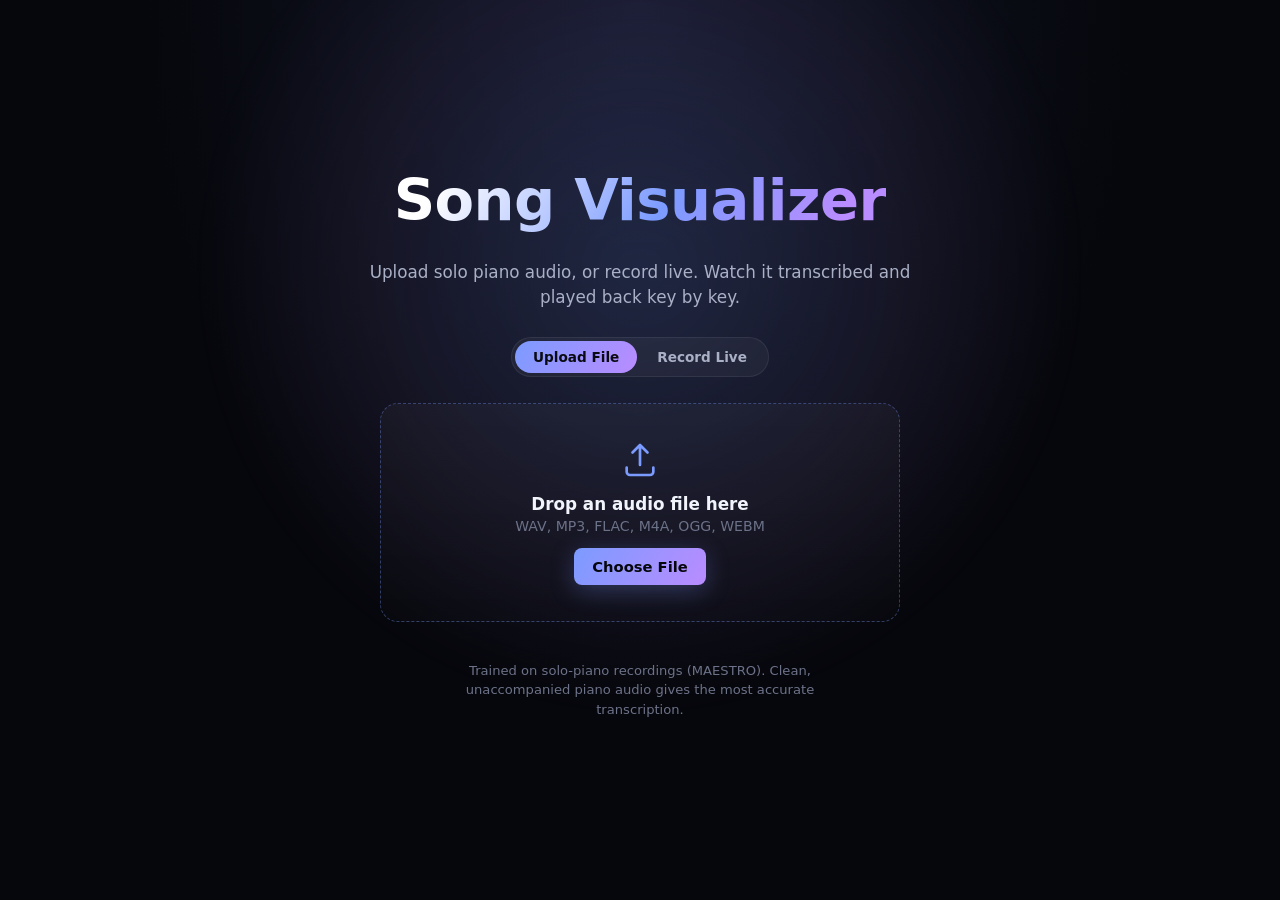
<file: static/index.html>
<!DOCTYPE html>
<html lang="en">
<head>
<meta charset="UTF-8" />
<meta name="viewport" content="width=device-width, initial-scale=1.0" />
<title>Song Visualizer &mdash; Piano Transcription Visualizer</title>
<link rel="stylesheet" href="/static/styles.css?v=3" />
</head>
<body>

<div id="app">

  <!-- ===================== LANDING SCREEN ===================== -->
  <section id="screen-landing" class="screen screen-active">
    <div class="landing-glow"></div>
    <div class="landing-content">
      <h1 class="brand">
        <span class="brand-line">Song&nbsp;Visualizer</span>
      </h1>
      <p class="tagline">Upload solo piano audio, or record live. Watch it transcribed and played back key by key.</p>

      <div class="mode-toggle" role="tablist">
        <button type="button" id="mode-btn-upload" class="mode-btn mode-btn-active" data-mode="upload">Upload File</button>
        <button type="button" id="mode-btn-record" class="mode-btn" data-mode="record">Record Live</button>
      </div>

      <div id="upload-panel" class="mode-panel mode-panel-active">
        <div id="dropzone" class="dropzone">
          <input type="file" id="file-input" accept=".wav,.mp3,.flac,.m4a,.ogg,.webm,audio/*" hidden />
          <svg class="dropzone-icon" viewBox="0 0 24 24" fill="none" xmlns="http://www.w3.org/2000/svg">
            <path d="M12 3v12m0-12 4.5 4.5M12 3 7.5 7.5" stroke="currentColor" stroke-width="1.6" stroke-linecap="round" stroke-linejoin="round"/>
            <path d="M4 16.5V19a2 2 0 0 0 2 2h12a2 2 0 0 0 2-2v-2.5" stroke="currentColor" stroke-width="1.6" stroke-linecap="round" stroke-linejoin="round"/>
          </svg>
          <div class="dropzone-text">
            <strong>Drop an audio file here</strong>
            <span>WAV, MP3, FLAC, M4A, OGG, WEBM</span>
          </div>
          <button type="button" id="browse-btn" class="btn btn-primary">Choose File</button>
        </div>
      </div>

      <div id="record-panel" class="mode-panel">
        <div class="record-icon-wrap">
          <svg class="record-mic-icon" viewBox="0 0 24 24" fill="none" xmlns="http://www.w3.org/2000/svg">
            <rect x="9" y="2" width="6" height="12" rx="3" fill="currentColor"/>
            <path d="M5 11a7 7 0 0 0 14 0M12 18v3m-4 0h8" stroke="currentColor" stroke-width="1.8" stroke-linecap="round"/>
          </svg>
        </div>

        <div id="record-idle-block" class="record-block">
          <p class="record-hint">Play your piano near the microphone, then press record.</p>
          <button type="button" id="record-start-btn" class="btn btn-primary">Start Recording</button>
        </div>

        <div id="record-active-block" class="record-block" hidden>
          <div class="record-indicator">
            <span class="record-dot"></span>
            <span id="record-timer" class="record-timer">0:00</span>
          </div>
          <button type="button" id="record-stop-btn" class="btn btn-primary record-stop-btn">Stop Recording</button>
        </div>

        <div id="record-preview-block" class="record-block" hidden>
          <p class="record-hint">Recording complete &mdash; <span id="record-duration"></span></p>
          <audio id="record-preview-audio" class="record-preview-audio" controls></audio>
          <div class="record-preview-actions">
            <button type="button" id="record-use-btn" class="btn btn-primary">Use This Recording</button>
            <button type="button" id="record-rerecord-btn" class="btn btn-ghost">Re-record</button>
          </div>
        </div>

        <p id="record-error" class="record-error" hidden></p>
      </div>

      <p class="model-note">
        Trained on solo-piano recordings (MAESTRO). Clean, unaccompanied piano audio gives the most accurate transcription.
      </p>
    </div>
  </section>

  <!-- ===================== LOADING SCREEN ===================== -->
  <section id="screen-loading" class="screen">
    <div class="loading-content">
      <div class="spinner">
        <div class="spinner-ring"></div>
        <div class="spinner-note">&#9834;</div>
      </div>
      <h2 id="loading-title">Analyzing your recording&hellip;</h2>
      <p id="loading-filename" class="loading-filename"></p>
      <p id="loading-status" class="loading-status">Uploading audio</p>
      <div class="loading-bar"><div id="loading-bar-fill" class="loading-bar-fill"></div></div>
    </div>
  </section>

  <!-- ===================== ERROR SCREEN ===================== -->
  <section id="screen-error" class="screen">
    <div class="error-content">
      <div class="error-icon">!</div>
      <h2>Transcription failed</h2>
      <p id="error-message" class="error-message">Something went wrong.</p>
      <button id="error-retry" class="btn btn-primary">Try another file</button>
    </div>
  </section>

  <!-- ===================== VISUALIZER SCREEN ===================== -->
  <section id="screen-visualizer" class="screen">
    <header class="viz-topbar">
      <div class="viz-title">
        <span class="viz-brand">Song&nbsp;Visualizer</span>
        <span id="viz-filename" class="viz-filename"></span>
      </div>
      <div class="viz-topbar-actions">
        <div class="dropdown">
          <button id="download-btn" class="btn btn-ghost">Export &#8964;</button>
          <div id="download-menu" class="dropdown-menu">
            <a id="download-csv" href="#" download>Notes CSV</a>
            <a id="download-midi" href="#" download>MIDI file</a>
            <a id="download-json" href="#" download>Notes JSON</a>
          </div>
        </div>
        <button id="new-file-btn" class="btn btn-ghost">New file</button>
      </div>
    </header>

    <div id="viz-stage" class="viz-stage">
      <canvas id="viz-canvas"></canvas>
      <div id="viz-empty-hint" class="viz-hint">Press play to begin</div>
    </div>

    <footer class="controls-bar">
      <div class="controls-row controls-row-main">
        <button id="btn-restart" class="icon-btn" title="Restart">
          <svg viewBox="0 0 24 24" fill="none"><path d="M12 5V2L7 6l5 4V7a5 5 0 1 1-5 5H5a7 7 0 1 0 7-7Z" fill="currentColor"/></svg>
        </button>
        <button id="btn-play" class="icon-btn icon-btn-large" title="Play / Pause">
          <svg id="icon-play" viewBox="0 0 24 24" fill="none"><path d="M7 5v14l12-7L7 5Z" fill="currentColor"/></svg>
          <svg id="icon-pause" viewBox="0 0 24 24" fill="none" hidden><path d="M6 5h4v14H6V5Zm8 0h4v14h-4V5Z" fill="currentColor"/></svg>
        </button>

        <span id="time-current" class="time-label">0:00</span>
        <input id="seek-bar" class="seek-bar" type="range" min="0" max="1000" value="0" step="1" />
        <span id="time-total" class="time-label">0:00</span>

        <div class="volume-group">
          <svg viewBox="0 0 24 24" fill="none" class="volume-icon"><path d="M4 9v6h4l5 5V4L8 9H4Z" fill="currentColor"/></svg>
          <input id="volume-bar" class="volume-bar" type="range" min="0" max="1.5" value="0.85" step="0.01" />
          <span id="volume-value" class="option-value volume-value">85%</span>
        </div>

        <button id="btn-fullscreen" class="icon-btn" title="Fullscreen">
          <svg viewBox="0 0 24 24" fill="none"><path d="M4 9V4h5M20 9V4h-5M4 15v5h5M20 15v5h-5" stroke="currentColor" stroke-width="1.8" stroke-linecap="round" stroke-linejoin="round"/></svg>
        </button>
      </div>

      <div class="controls-row controls-row-options">
        <label class="option">
          <span>Fall time</span>
          <input id="lookahead-slider" type="range" min="2" max="8" step="0.5" value="4" />
          <span id="lookahead-value" class="option-value">4.0s</span>
        </label>

        <label class="option">
          <span>Speed</span>
          <select id="speed-select">
            <option value="0.5">0.5×</option>
            <option value="0.75">0.75×</option>
            <option value="1" selected>1×</option>
            <option value="1.25">1.25×</option>
            <option value="1.5">1.5×</option>
          </select>
        </label>

        <label class="option option-toggle">
          <input id="toggle-labels" type="checkbox" />
          <span>Note labels</span>
        </label>

        <label class="option option-toggle">
          <input id="toggle-effects" type="checkbox" checked />
          <span>Visual effects</span>
        </label>

        <label class="option option-toggle">
          <input id="toggle-pitch-color" type="checkbox" checked />
          <span>Color by register</span>
        </label>

        <label class="option" id="note-color-option" title="Uncheck &quot;Color by register&quot; to use this custom color">
          <span>Note color</span>
          <input id="note-color-picker" class="color-picker" type="color" value="#7c9bff" />
        </label>
      </div>
    </footer>
  </section>

</div>

<audio id="audio-player" preload="auto"></audio>

<script type="module" src="/static/app.js?v=5"></script>
</body>
</html>
</file>
<file: static/styles.css>
:root {
  --bg-0: #06070c;
  --bg-1: #0b0e17;
  --bg-2: #121623;
  --panel: #11141f;
  --panel-border: rgba(255, 255, 255, 0.07);
  --text-0: #f2f4fb;
  --text-1: #aab0c6;
  --text-2: #6c7288;
  --accent: #7c9bff;
  --accent-2: #b98cff;
  --accent-warm: #ff9a5c;
  --success: #55e0b0;
  --danger: #ff6b7a;
  --white-key: #f4f5f9;
  --white-key-shadow: #c7cad6;
  --black-key: #17181f;
  --radius-lg: 18px;
  --radius-md: 12px;
  --radius-sm: 8px;
  --shadow-glow: 0 0 40px rgba(124, 155, 255, 0.15);
}

* { box-sizing: border-box; }

html, body {
  height: 100%;
  width: 100%;
  margin: 0;
  padding: 0;
  background: radial-gradient(ellipse at top, #131729 0%, var(--bg-0) 55%);
  color: var(--text-0);
  font-family: "Segoe UI", "Inter", system-ui, -apple-system, sans-serif;
  overflow: hidden;
}

#app {
  position: fixed;
  inset: 0;
  width: 100%;
  height: 100vh;
  height: 100dvh;
}

/* ===================== SCREENS ===================== */
.screen {
  position: absolute;
  inset: 0;
  display: none;
  flex-direction: column;
  align-items: center;
  justify-content: center;
}
.screen.screen-active { display: flex; }

/* ===================== LANDING ===================== */
#screen-landing { overflow: hidden; }

.landing-glow {
  position: absolute;
  top: -20%;
  left: 50%;
  transform: translateX(-50%);
  width: 900px;
  height: 900px;
  background: radial-gradient(circle, rgba(124, 155, 255, 0.16) 0%, rgba(185, 140, 255, 0.06) 45%, transparent 70%);
  filter: blur(10px);
  pointer-events: none;
}

.landing-content {
  position: relative;
  z-index: 1;
  display: flex;
  flex-direction: column;
  align-items: center;
  gap: 26px;
  padding: 32px;
  text-align: center;
  max-width: 640px;
}

.brand { margin: 0; font-weight: 700; font-size: clamp(2.2rem, 6vw, 3.6rem); letter-spacing: -0.01em; }
.brand-line {
  background: linear-gradient(120deg, #fff 10%, var(--accent) 55%, var(--accent-2) 90%);
  -webkit-background-clip: text;
  background-clip: text;
  color: transparent;
}

.tagline { margin: 0; color: var(--text-1); font-size: 1.05rem; line-height: 1.5; }

.dropzone {
  width: min(520px, 86vw);
  border: 1.5px dashed rgba(124, 155, 255, 0.35);
  border-radius: var(--radius-lg);
  background: linear-gradient(180deg, rgba(255,255,255,0.03), rgba(255,255,255,0.01));
  padding: 36px 28px;
  display: flex;
  flex-direction: column;
  align-items: center;
  gap: 14px;
  cursor: pointer;
  transition: border-color 0.2s ease, background 0.2s ease, transform 0.2s ease;
}
.dropzone:hover { border-color: var(--accent); transform: translateY(-2px); }
.dropzone.dragover { border-color: var(--accent-2); background: rgba(124, 155, 255, 0.08); box-shadow: var(--shadow-glow); }

.dropzone-icon { width: 40px; height: 40px; color: var(--accent); }

.dropzone-text { display: flex; flex-direction: column; gap: 4px; }
.dropzone-text strong { font-size: 1.05rem; }
.dropzone-text span { color: var(--text-2); font-size: 0.88rem; }

.model-note { color: var(--text-2); font-size: 0.82rem; max-width: 420px; line-height: 1.5; }

/* ===================== UPLOAD / RECORD MODE TOGGLE ===================== */
.mode-toggle {
  display: inline-flex;
  padding: 3px;
  border-radius: 999px;
  background: rgba(255,255,255,0.04);
  border: 1px solid var(--panel-border);
  gap: 2px;
}
.mode-btn {
  border: none;
  background: transparent;
  color: var(--text-1);
  font-family: inherit;
  font-size: 0.85rem;
  font-weight: 600;
  padding: 8px 18px;
  border-radius: 999px;
  cursor: pointer;
  transition: background 0.15s ease, color 0.15s ease;
}
.mode-btn:hover { color: var(--text-0); }
.mode-btn-active {
  background: linear-gradient(120deg, var(--accent), var(--accent-2));
  color: #0a0b12;
}
.mode-btn-active:hover { color: #0a0b12; }

.mode-panel { display: none; }
.mode-panel-active { display: flex; flex-direction: column; align-items: center; }

/* ===================== RECORD PANEL ===================== */
#record-panel {
  width: min(520px, 86vw);
  border: 1.5px solid var(--panel-border);
  border-radius: var(--radius-lg);
  background: linear-gradient(180deg, rgba(255,255,255,0.03), rgba(255,255,255,0.01));
  padding: 30px 28px;
  gap: 16px;
}

.record-icon-wrap {
  width: 52px; height: 52px;
  border-radius: 50%;
  background: rgba(124, 155, 255, 0.1);
  border: 1px solid rgba(124, 155, 255, 0.25);
  display: flex; align-items: center; justify-content: center;
  color: var(--accent);
}
.record-mic-icon { width: 24px; height: 24px; }

.record-block {
  display: flex;
  flex-direction: column;
  align-items: center;
  gap: 14px;
  width: 100%;
}

.record-hint { margin: 0; color: var(--text-1); font-size: 0.92rem; text-align: center; }

.record-indicator {
  display: flex;
  align-items: center;
  gap: 10px;
  font-variant-numeric: tabular-nums;
  font-size: 1.1rem;
  color: var(--text-0);
}
.record-dot {
  width: 11px; height: 11px;
  border-radius: 50%;
  background: var(--danger);
  animation: record-pulse 1.2s ease-in-out infinite;
}
@keyframes record-pulse {
  0%, 100% { opacity: 1; transform: scale(1); box-shadow: 0 0 0 0 rgba(255, 107, 122, 0.5); }
  50% { opacity: 0.7; transform: scale(0.85); box-shadow: 0 0 0 6px rgba(255, 107, 122, 0); }
}

.record-stop-btn {
  background: linear-gradient(120deg, var(--danger), #ff8a7a);
  color: #1a0a0c;
}

.record-preview-audio {
  width: 100%;
  height: 38px;
}

.record-preview-actions { display: flex; gap: 10px; }

.record-error {
  margin: 0;
  color: var(--danger);
  font-size: 0.85rem;
  text-align: center;
  max-width: 400px;
}

/* ===================== LOADING ===================== */
.loading-content { display: flex; flex-direction: column; align-items: center; gap: 10px; text-align: center; }

.spinner { position: relative; width: 92px; height: 92px; margin-bottom: 6px; }
.spinner-ring {
  position: absolute; inset: 0;
  border-radius: 50%;
  border: 3px solid rgba(124, 155, 255, 0.15);
  border-top-color: var(--accent);
  border-right-color: var(--accent-2);
  animation: spin 1.1s linear infinite;
}
.spinner-note {
  position: absolute; inset: 0;
  display: flex; align-items: center; justify-content: center;
  font-size: 1.7rem; color: var(--accent);
  animation: pulse 1.4s ease-in-out infinite;
}
@keyframes spin { to { transform: rotate(360deg); } }
@keyframes pulse { 0%, 100% { opacity: 0.55; transform: scale(0.94); } 50% { opacity: 1; transform: scale(1.05); } }

.loading-content h2 { margin: 4px 0 0; font-size: 1.3rem; font-weight: 600; }
.loading-filename { color: var(--text-1); font-size: 0.9rem; margin: 0; }
.loading-status { color: var(--text-2); font-size: 0.85rem; margin: 2px 0 10px; min-height: 1.2em; }

.loading-bar { width: 280px; height: 4px; border-radius: 4px; background: rgba(255,255,255,0.08); overflow: hidden; }
.loading-bar-fill {
  height: 100%; width: 30%; border-radius: 4px;
  background: linear-gradient(90deg, var(--accent), var(--accent-2));
  animation: loading-slide 1.6s ease-in-out infinite;
}
@keyframes loading-slide {
  0% { transform: translateX(-100%); width: 40%; }
  50% { width: 60%; }
  100% { transform: translateX(280px); width: 40%; }
}

/* ===================== ERROR ===================== */
.error-content { display: flex; flex-direction: column; align-items: center; gap: 12px; text-align: center; max-width: 460px; padding: 24px; }
.error-icon {
  width: 52px; height: 52px; border-radius: 50%;
  background: rgba(255, 107, 122, 0.12);
  border: 1.5px solid rgba(255, 107, 122, 0.4);
  color: var(--danger);
  display: flex; align-items: center; justify-content: center;
  font-size: 1.5rem; font-weight: 700;
}
.error-content h2 { margin: 4px 0 0; }
.error-message { color: var(--text-1); font-size: 0.92rem; line-height: 1.5; }

/* ===================== BUTTONS ===================== */
.btn {
  border: none; cursor: pointer; font-family: inherit;
  border-radius: var(--radius-sm);
  padding: 10px 18px;
  font-size: 0.92rem;
  font-weight: 600;
  transition: transform 0.15s ease, background 0.15s ease, box-shadow 0.15s ease;
}
.btn:active { transform: scale(0.97); }
.btn-primary { background: linear-gradient(120deg, var(--accent), var(--accent-2)); color: #06070c; box-shadow: 0 6px 24px rgba(124, 155, 255, 0.28); }
.btn-primary:hover { box-shadow: 0 8px 30px rgba(124, 155, 255, 0.4); }
.btn-ghost { background: rgba(255,255,255,0.05); color: var(--text-0); border: 1px solid var(--panel-border); }
.btn-ghost:hover { background: rgba(255,255,255,0.09); }

/* ===================== VISUALIZER SCREEN ===================== */
#screen-visualizer { flex-direction: column; justify-content: flex-start; align-items: stretch; }

.viz-topbar {
  display: flex; align-items: center; justify-content: space-between;
  padding: 12px 22px;
  background: linear-gradient(180deg, rgba(10,12,20,0.9), rgba(10,12,20,0.5));
  border-bottom: 1px solid var(--panel-border);
  flex-shrink: 0;
  z-index: 5;
}
.viz-title { display: flex; align-items: baseline; gap: 12px; min-width: 0; }
.viz-brand { font-weight: 700; letter-spacing: -0.01em; color: var(--text-0); }
.viz-filename { color: var(--text-2); font-size: 0.85rem; overflow: hidden; text-overflow: ellipsis; white-space: nowrap; max-width: 40vw; }
.viz-topbar-actions { display: flex; gap: 10px; align-items: center; }

.dropdown { position: relative; }
.dropdown-menu {
  display: none;
  position: absolute; right: 0; top: calc(100% + 6px);
  background: var(--panel); border: 1px solid var(--panel-border);
  border-radius: var(--radius-sm); overflow: hidden;
  min-width: 160px;
  box-shadow: 0 12px 30px rgba(0,0,0,0.45);
  z-index: 20;
}
.dropdown-menu.open { display: block; }
.dropdown-menu a { display: block; padding: 10px 14px; color: var(--text-0); text-decoration: none; font-size: 0.88rem; }
.dropdown-menu a:hover { background: rgba(124, 155, 255, 0.12); }

.viz-stage { position: relative; flex: 1; min-height: 0; background: transparent; }
#viz-canvas { position: absolute; inset: 0; width: 100%; height: 100%; display: block; }
.viz-hint {
  position: absolute; top: 18px; left: 50%; transform: translateX(-50%);
  color: var(--text-2); font-size: 0.82rem;
  background: rgba(255,255,255,0.04); border: 1px solid var(--panel-border);
  padding: 6px 14px; border-radius: 999px;
  pointer-events: none;
  transition: opacity 0.3s ease;
}
.viz-hint.hidden { opacity: 0; }

/* ===================== CONTROLS ===================== */
.controls-bar {
  flex-shrink: 0;
  background: linear-gradient(0deg, rgba(8,9,15,0.96), rgba(8,9,15,0.85));
  border-top: 1px solid var(--panel-border);
  padding: 12px 22px 14px;
  display: flex;
  flex-direction: column;
  gap: 10px;
  z-index: 5;
}

.controls-row { display: flex; align-items: center; gap: 14px; }
.controls-row-main { width: 100%; }

.icon-btn {
  background: rgba(255,255,255,0.06);
  border: 1px solid var(--panel-border);
  color: var(--text-0);
  width: 38px; height: 38px;
  border-radius: 50%;
  display: flex; align-items: center; justify-content: center;
  cursor: pointer;
  flex-shrink: 0;
  transition: background 0.15s ease, transform 0.12s ease;
}
.icon-btn svg { width: 18px; height: 18px; }
.icon-btn:hover { background: rgba(255,255,255,0.12); }
.icon-btn:active { transform: scale(0.93); }
.icon-btn-large {
  width: 48px; height: 48px;
  background: linear-gradient(120deg, var(--accent), var(--accent-2));
  color: #0a0b12;
  box-shadow: 0 4px 20px rgba(124, 155, 255, 0.35);
}
.icon-btn-large svg { width: 22px; height: 22px; }
.icon-btn-large:hover { box-shadow: 0 6px 26px rgba(124, 155, 255, 0.5); }

.time-label { font-variant-numeric: tabular-nums; color: var(--text-1); font-size: 0.82rem; width: 42px; flex-shrink: 0; }
#time-total { text-align: right; }

input[type="range"] {
  -webkit-appearance: none;
  appearance: none;
  height: 4px;
  border-radius: 4px;
  background: rgba(255,255,255,0.12);
  outline: none;
  cursor: pointer;
}
input[type="range"]::-webkit-slider-thumb {
  -webkit-appearance: none;
  width: 14px; height: 14px; border-radius: 50%;
  background: var(--accent);
  box-shadow: 0 0 0 4px rgba(124, 155, 255, 0.18);
  cursor: pointer;
  margin-top: -5px;
}
input[type="range"]::-moz-range-thumb {
  width: 14px; height: 14px; border-radius: 50%; border: none;
  background: var(--accent);
  box-shadow: 0 0 0 4px rgba(124, 155, 255, 0.18);
  cursor: pointer;
}
input[type="range"]::-webkit-slider-runnable-track { height: 4px; border-radius: 4px; }

.seek-bar { flex: 1; }
.seek-bar::-webkit-slider-runnable-track {
  background: linear-gradient(90deg, var(--accent) 0%, var(--accent) var(--seek-pct, 0%), rgba(255,255,255,0.12) var(--seek-pct, 0%));
}

.volume-group { display: flex; align-items: center; gap: 8px; flex-shrink: 0; }
.volume-icon { width: 18px; height: 18px; color: var(--text-1); }
.volume-bar { width: 90px; }
.volume-value { width: 34px; flex-shrink: 0; }

.controls-row-options {
  color: var(--text-1);
  font-size: 0.8rem;
  flex-wrap: wrap;
  padding-top: 2px;
}
.option { display: flex; align-items: center; gap: 8px; }
.option > span:first-child { color: var(--text-2); white-space: nowrap; }
.option input[type="range"] { width: 90px; }
.option-value { font-variant-numeric: tabular-nums; color: var(--text-1); width: 40px; }
.option select {
  background: rgba(255,255,255,0.06);
  color: var(--text-0);
  border: 1px solid var(--panel-border);
  border-radius: var(--radius-sm);
  padding: 4px 8px;
  font-family: inherit;
  font-size: 0.8rem;
}
.option-toggle { cursor: pointer; user-select: none; }
.option-toggle input[type="checkbox"] {
  width: 14px; height: 14px;
  accent-color: var(--accent);
}

.color-picker {
  width: 30px;
  height: 22px;
  padding: 0;
  border: 1px solid var(--panel-border);
  border-radius: 6px;
  background: transparent;
  cursor: pointer;
}
.color-picker::-webkit-color-swatch-wrapper { padding: 2px; }
.color-picker::-webkit-color-swatch { border: none; border-radius: 4px; }
.color-picker::-moz-color-swatch { border: none; border-radius: 4px; }
#note-color-option.option-disabled {
  opacity: 0.4;
  pointer-events: none;
}

@media (max-width: 860px) {
  .controls-row-options { gap: 10px 18px; }
  .viz-filename { max-width: 30vw; }
}
</file>
